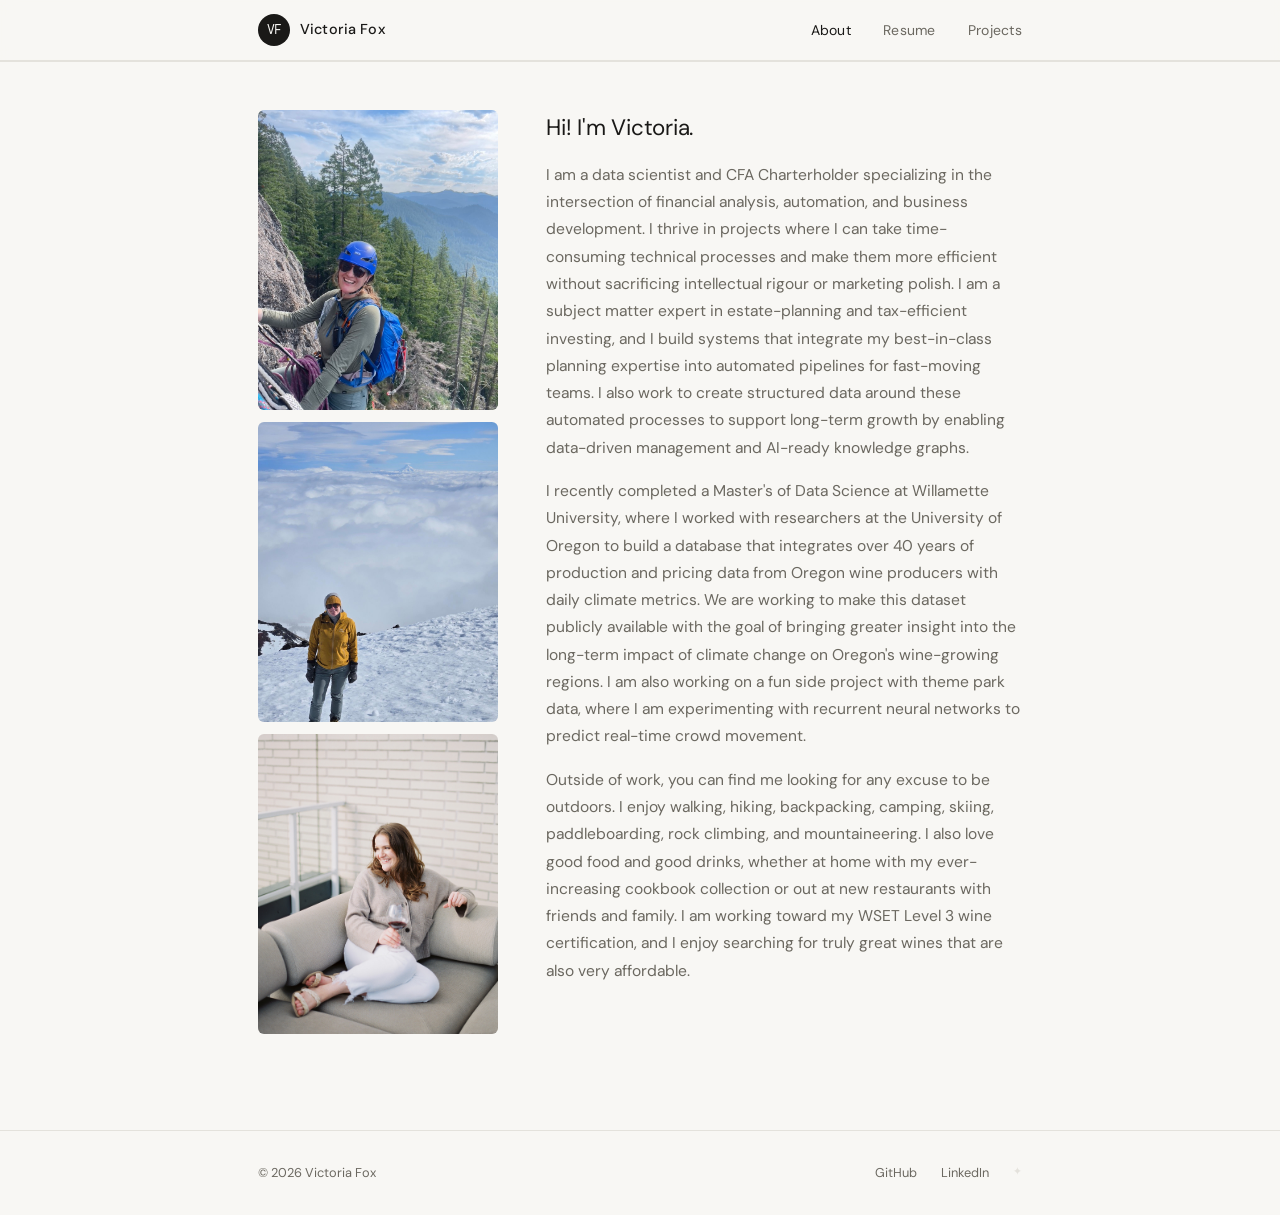
<file: index.html>
<!DOCTYPE html>
<html lang="en">
<head>
  <meta charset="UTF-8" />
  <meta name="viewport" content="width=device-width, initial-scale=1.0" />
  <title>Victoria Fox</title>
  <link rel="stylesheet" href="css/style.css" />
</head>
<body>

  <!-- NAV -->
  <nav>
    <div class="nav-inner">

      <!-- LOGO -->
      <a href="index.html" class="nav-logo">
        <div class="nav-logo-mark">
          <span>VF</span>
        </div>
        <span class="nav-name">Victoria Fox</span>
      </a>

      <ul class="nav-links">
        <li><a href="index.html" class="active">About</a></li>
        <li><a href="pages/resume.html">Resume</a></li>
        <li><a href="pages/projects.html">Projects</a></li>
      </ul>

    </div>
  </nav>

    <!-- ABOUT ME -->
    <section class="about-section" id="about">
      <div class="container about-grid">

        <div class="about-photos">
          <div class="photo-item">
            <img src="images/umpqua.jpeg"/>
          </div>
          <div class="photo-item">
            <img src="images/adams.jpeg"/>
          </div>
          <div class="photo-item">
            <img src="images/wine.jpeg"/>
          </div>
        </div>

        <div class="about-body">
          <h2>Hi! I'm Victoria.</h2>

          <p>
            I am a data scientist and CFA Charterholder specializing in the intersection of financial analysis, automation, and business development. 
            I thrive in projects where I can take time-consuming technical processes and make them more efficient without sacrificing intellectual rigour or marketing polish. 
            I am a subject matter expert in estate-planning and tax-efficient investing, and I build systems that integrate my best-in-class planning expertise into 
            automated pipelines for fast-moving teams. I also work to create structured data around these automated processes to support long-term growth by enabling 
            data-driven management and AI-ready knowledge graphs. 
          </p>

          <p>
            I recently completed a Master's of Data Science at Willamette University, where I worked with researchers at the University of Oregon to build a database 
            that integrates over 40 years of production and pricing data from Oregon wine producers with daily climate metrics. We are working to make this dataset 
            publicly available with the goal of bringing greater insight into the long-term impact of climate change on Oregon's wine-growing regions. I am also 
            working on a fun side project with theme park data, where I am experimenting with recurrent neural networks to predict real-time crowd movement. 
          </p>

          <p>
            Outside of work, you can find me looking for any excuse to be outdoors. I enjoy walking, hiking, backpacking, camping, skiing, paddleboarding, rock climbing, 
            and mountaineering. I also love good food and good drinks, whether at home with my ever-increasing cookbook collection or out at new restaurants with friends 
            and family. I am working toward my WSET Level 3 wine certification, and I enjoy searching for truly great wines that are also very affordable.
          </p>

        </div>

      </div>
    </section>
  </main>

  <!-- FOOTER -->
  <footer>
    <div class="footer-inner">
      <span>© <span id="year"></span> Victoria Fox</span>
      <div class="footer-links">
        <a href="https://github.com/victoria-fox" target="_blank" rel="noopener">GitHub</a>
        <a href="https://linkedin.com/in/vfox" target="_blank" rel="noopener">LinkedIn</a>
        <a href="pages/easter-egg.html" class="easter-egg-link" title="✦">✦</a>
      </div>
    </div>
  </footer>

  <script>
    // Auto-update copyright year
    document.getElementById('year').textContent = new Date().getFullYear();
  </script>

</body>
</html>
</file>
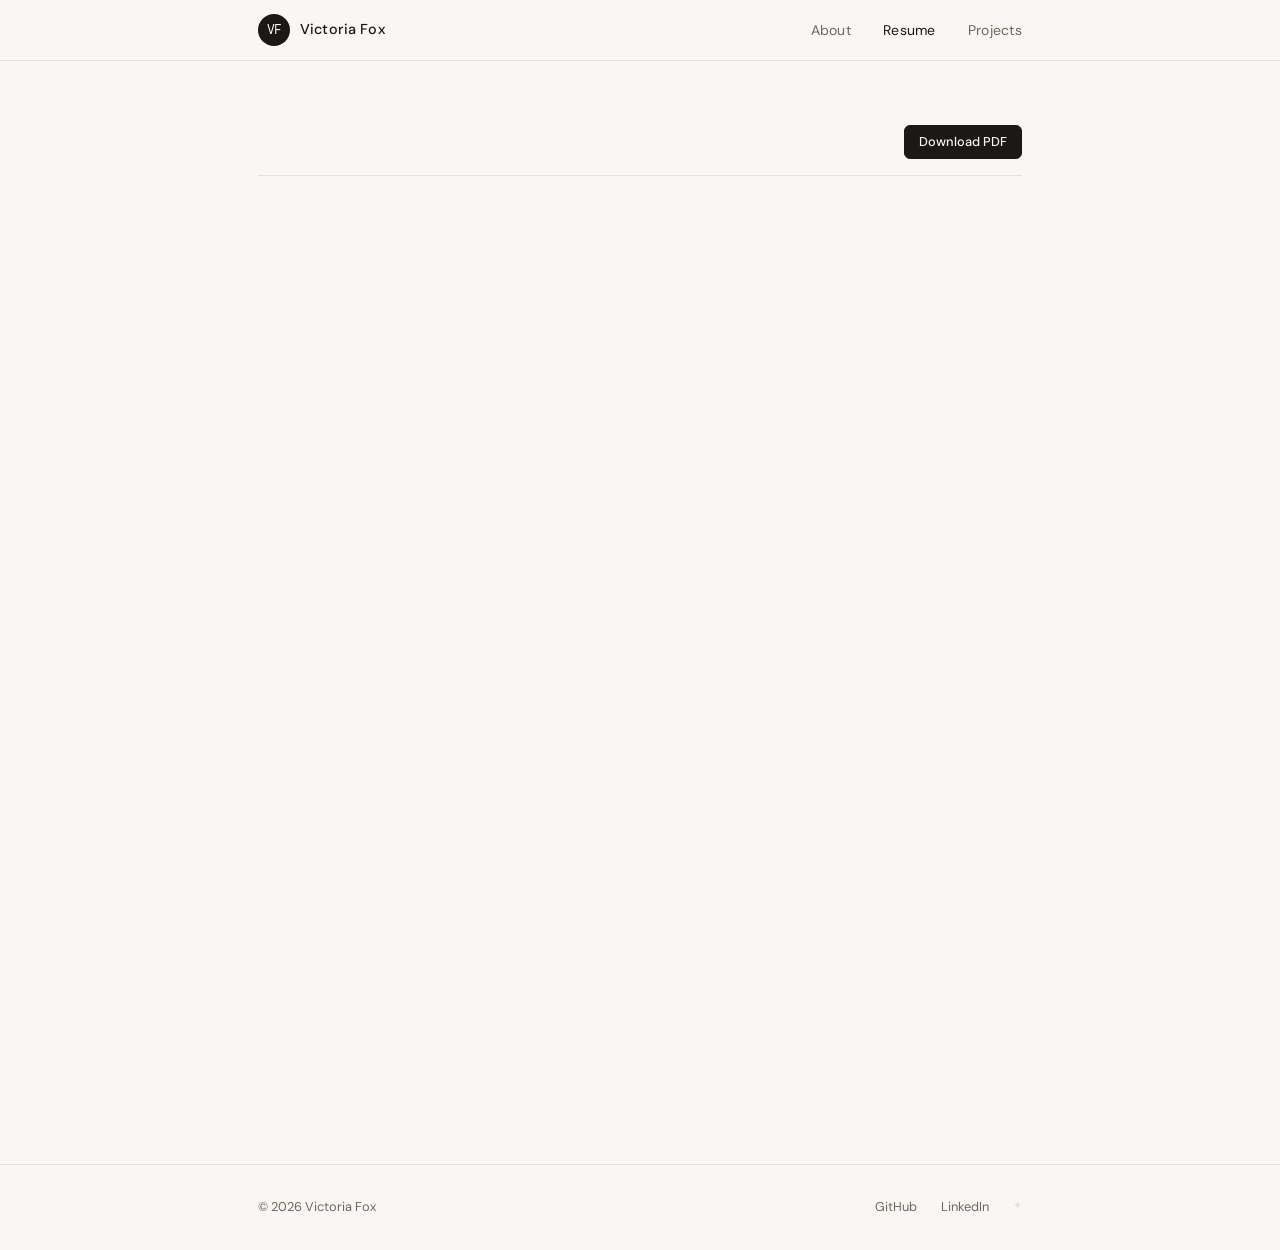
<file: docs/data_governance_plan.html>
<!DOCTYPE html>
<html lang="en">
  <head>
    <meta charset="UTF-8" />
    <meta name="viewport" content="width=device-width, initial-scale=1.0" />
    <title>Victoria Fox</title>
    <link rel="stylesheet" href="../css/style.css" />

    <style>
      body { background: var(--bg); }

      #pdf-container {
        max-width: 860px;
        margin: 0 auto;
        padding: var(--gap);
      }

      .pdf-controls {
        display: flex;
        justify-content: flex-end;
        gap: 1rem;
        padding: 1rem 0;
        border-bottom: 1px solid var(--rule);
        margin-bottom: 2rem;
      }

      .btn {
        font-family: var(--font-sans);
        font-size: 0.8rem;
        font-weight: 500;
        padding: 6px 14px;
        border-radius: var(--radius);
        cursor: pointer;
        border: 1px solid var(--rule);
        background: var(--surface);
        color: var(--ink);
        transition: border-color 0.15s, background 0.15s;
      }

      .btn:hover { border-color: var(--ink); }
      .btn-primary { background: var(--ink); color: var(--bg); border-color: var(--ink); }
      .btn-primary:hover { background: #333; }
    </style>

  </head>
  
  <body>
    <nav>
      <div class="nav-inner">
        <a href="../index.html" class="nav-logo">
          <div class="nav-logo-mark"><span>VF</span></div>
          <span class="nav-name">Victoria Fox</span>
        </a>
        <ul class="nav-links">
          <li><a href="../index.html">About</a></li>
          <li><a href="resume.html" class="active">Resume</a></li>
          <li><a href="projects.html">Projects</a></li>
        </ul>
      </div>
    </nav>
    <main id="pdf-container">
      <div class="pdf-controls">
        <a class="btn btn-primary" href="data_governance_plan.pdf" download>Download PDF</a>
      </div>
      <iframe
        src="https://docs.google.com/viewer?url=https://victoria-fox.github.io/docs/data_governance_plan.pdf&embedded=true"
        width="100%"
        height="900px"
        style="border: none;"
        title="Resume">
        <p>Your browser doesn't support embedded PDFs. <a href="data_governance_plan.pdf" download>Download it here.</a></p>
      </iframe>
    </main>
    <footer>
      <div class="footer-inner">
        <span>© <span id="year"></span> Victoria Fox</span>
        <div class="footer-links">
          <a href="https://github.com/victoria-fox" target="_blank" rel="noopener">GitHub</a>
          <a href="https://linkedin.com/in/vfox" target="_blank" rel="noopener">LinkedIn</a>
          <a href="easter-egg.html" class="easter-egg-link" title="✦">✦</a>
        </div>
      </div>
    </footer>
    <script>
      document.getElementById('year').textContent = new Date().getFullYear();
    </script>
  </body>
</html>
</file>
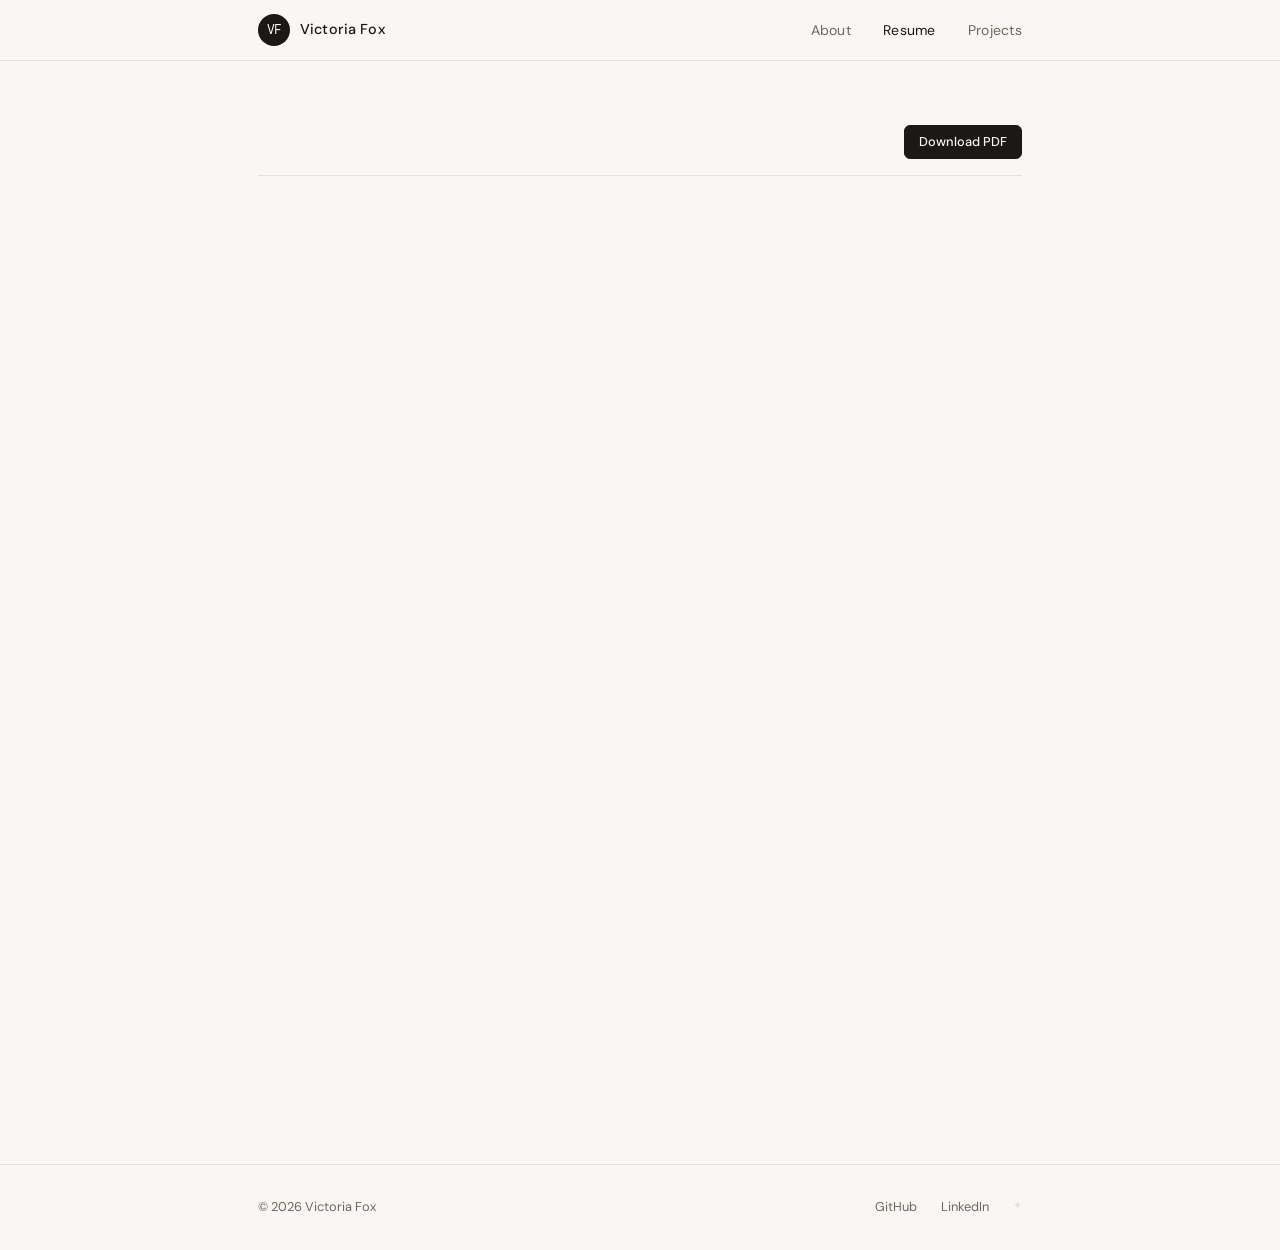
<file: docs/underwriting_analysis.html>
<!DOCTYPE html>
<html lang="en">
  <head>
    <meta charset="UTF-8" />
    <meta name="viewport" content="width=device-width, initial-scale=1.0" />
    <title>Victoria Fox</title>
    <link rel="stylesheet" href="../css/style.css" />

    <style>
      body { background: var(--bg); }

      #pdf-container {
        max-width: 860px;
        margin: 0 auto;
        padding: var(--gap);
      }

      .pdf-controls {
        display: flex;
        justify-content: flex-end;
        gap: 1rem;
        padding: 1rem 0;
        border-bottom: 1px solid var(--rule);
        margin-bottom: 2rem;
      }

      .btn {
        font-family: var(--font-sans);
        font-size: 0.8rem;
        font-weight: 500;
        padding: 6px 14px;
        border-radius: var(--radius);
        cursor: pointer;
        border: 1px solid var(--rule);
        background: var(--surface);
        color: var(--ink);
        transition: border-color 0.15s, background 0.15s;
      }

      .btn:hover { border-color: var(--ink); }
      .btn-primary { background: var(--ink); color: var(--bg); border-color: var(--ink); }
      .btn-primary:hover { background: #333; }
    </style>

  </head>
  
  <body>
    <nav>
      <div class="nav-inner">
        <a href="../index.html" class="nav-logo">
          <div class="nav-logo-mark"><span>VF</span></div>
          <span class="nav-name">Victoria Fox</span>
        </a>
        <ul class="nav-links">
          <li><a href="../index.html">About</a></li>
          <li><a href="resume.html" class="active">Resume</a></li>
          <li><a href="projects.html">Projects</a></li>
        </ul>
      </div>
    </nav>
    <main id="pdf-container">
      <div class="pdf-controls">
        <a class="btn btn-primary" href="underwriting_analysis.pdf" download>Download PDF</a>
      </div>
      <iframe
        src="https://docs.google.com/viewer?url=https://victoria-fox.github.io/docs/underwriting_analysis.pdf&embedded=true"
        width="100%"
        height="900px"
        style="border: none;"
        title="Resume">
        <p>Your browser doesn't support embedded PDFs. <a href="underwriting_analysis.pdf" download>Download it here.</a></p>
      </iframe>
    </main>
    <footer>
      <div class="footer-inner">
        <span>© <span id="year"></span> Victoria Fox</span>
        <div class="footer-links">
          <a href="https://github.com/victoria-fox" target="_blank" rel="noopener">GitHub</a>
          <a href="https://linkedin.com/in/vfox" target="_blank" rel="noopener">LinkedIn</a>
          <a href="easter-egg.html" class="easter-egg-link" title="✦">✦</a>
        </div>
      </div>
    </footer>
    <script>
      document.getElementById('year').textContent = new Date().getFullYear();
    </script>
  </body>
</html>
</file>
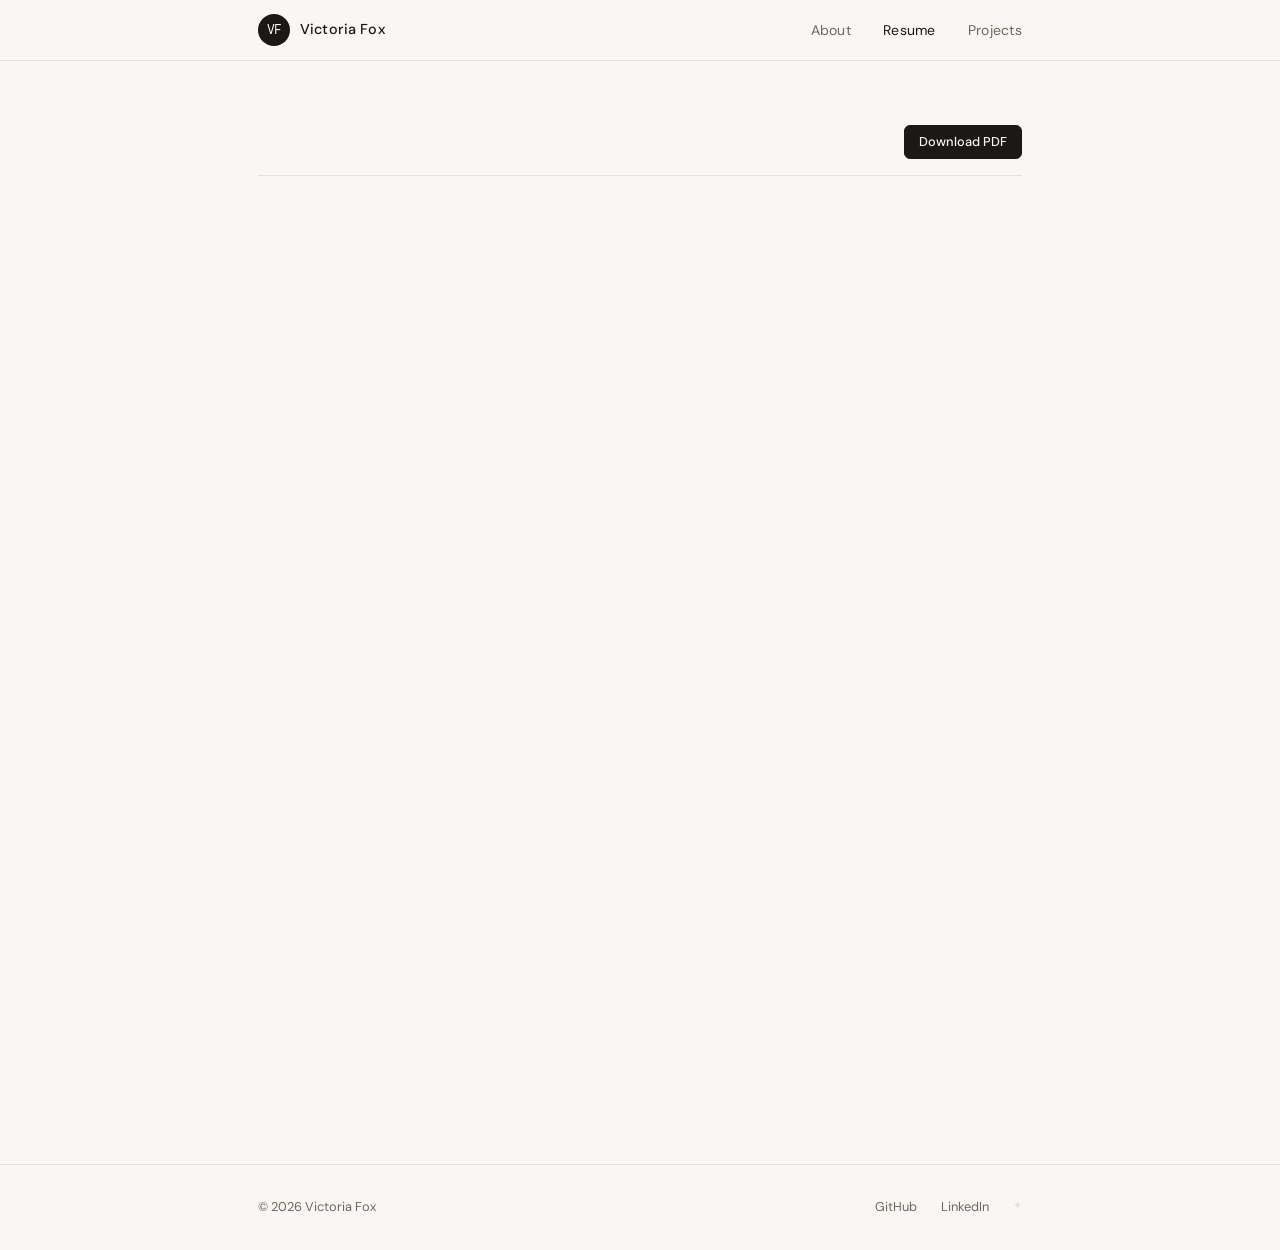
<file: pages/data_governance_plan.html>
<!DOCTYPE html>
<html lang="en">
  <head>
    <meta charset="UTF-8" />
    <meta name="viewport" content="width=device-width, initial-scale=1.0" />
    <title>Victoria Fox</title>
    <link rel="stylesheet" href="../css/style.css" />

    <style>
      body { background: var(--bg); }

      #pdf-container {
        max-width: 860px;
        margin: 0 auto;
        padding: var(--gap);
      }

      .pdf-controls {
        display: flex;
        justify-content: flex-end;
        gap: 1rem;
        padding: 1rem 0;
        border-bottom: 1px solid var(--rule);
        margin-bottom: 2rem;
      }

      .btn {
        font-family: var(--font-sans);
        font-size: 0.8rem;
        font-weight: 500;
        padding: 6px 14px;
        border-radius: var(--radius);
        cursor: pointer;
        border: 1px solid var(--rule);
        background: var(--surface);
        color: var(--ink);
        transition: border-color 0.15s, background 0.15s;
      }

      .btn:hover { border-color: var(--ink); }
      .btn-primary { background: var(--ink); color: var(--bg); border-color: var(--ink); }
      .btn-primary:hover { background: #333; }
    </style>

  </head>
  
  <body>
    <nav>
      <div class="nav-inner">
        <a href="../index.html" class="nav-logo">
          <div class="nav-logo-mark"><span>VF</span></div>
          <span class="nav-name">Victoria Fox</span>
        </a>
        <ul class="nav-links">
          <li><a href="../index.html">About</a></li>
          <li><a href="resume.html" class="active">Resume</a></li>
          <li><a href="projects.html">Projects</a></li>
        </ul>
      </div>
    </nav>
    <main id="pdf-container">
      <div class="pdf-controls">
        <a class="btn btn-primary" href="../docs/data_governance_plan.pdf" download>Download PDF</a>
      </div>
      <iframe
        src="https://docs.google.com/viewer?url=https://victoria-fox.github.io/docs/data_governance_plan.pdf&embedded=true"
        width="100%"
        height="900px"
        style="border: none;"
        title="Resume">
        <p>Your browser doesn't support embedded PDFs. <a href="../docs/data_governance_plan.pdf" download>Download it here.</a></p>
      </iframe>
    </main>
    <footer>
      <div class="footer-inner">
        <span>© <span id="year"></span> Victoria Fox</span>
        <div class="footer-links">
          <a href="https://github.com/victoria-fox" target="_blank" rel="noopener">GitHub</a>
          <a href="https://linkedin.com/in/vfox" target="_blank" rel="noopener">LinkedIn</a>
          <a href="easter-egg.html" class="easter-egg-link" title="✦">✦</a>
        </div>
      </div>
    </footer>
    <script>
      document.getElementById('year').textContent = new Date().getFullYear();
    </script>
  </body>
</html>
</file>
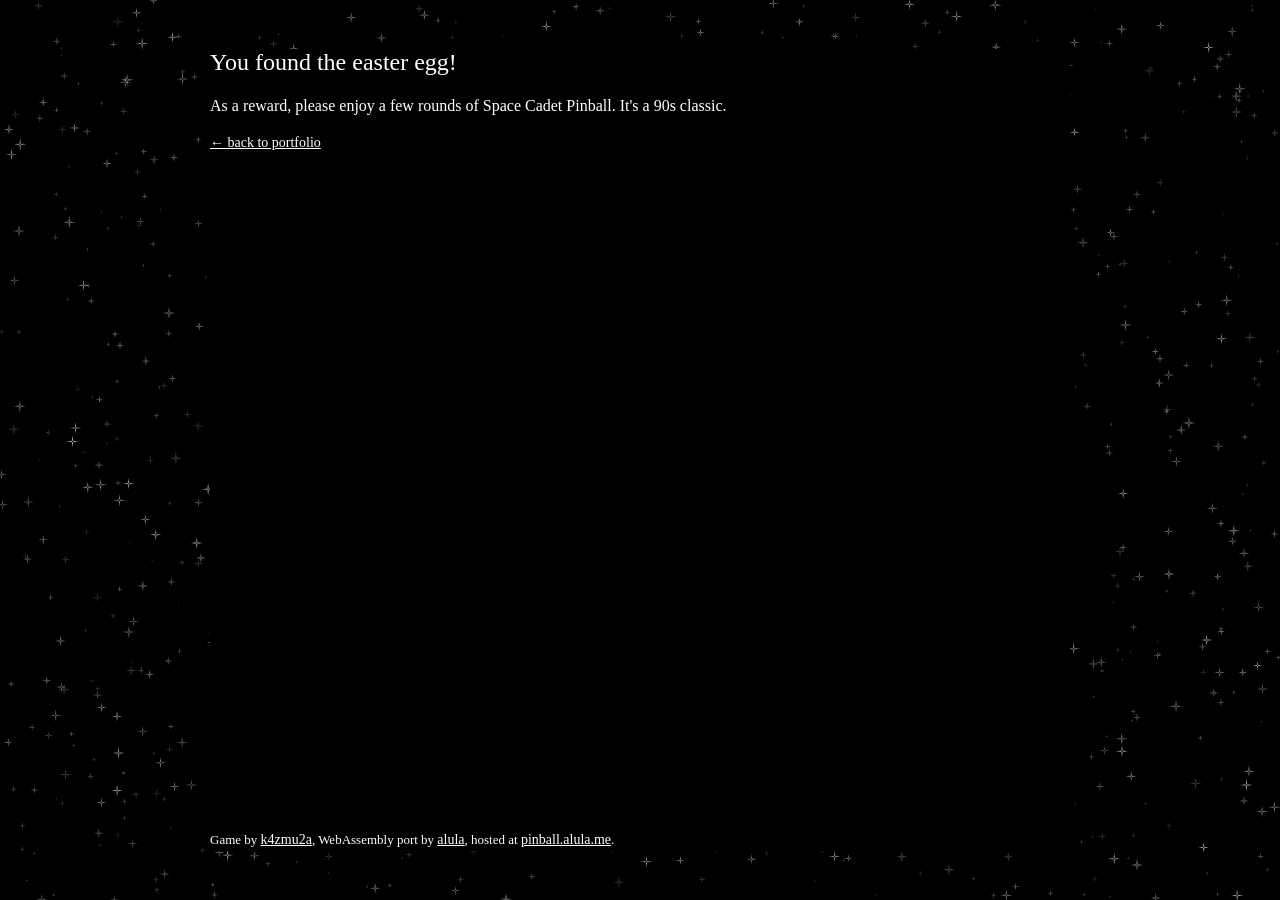
<file: pages/easter-egg.html>
<!DOCTYPE html>
<html lang="en">
<head>
  <meta charset="UTF-8">
  <meta name="viewport" content="width=device-width, initial-scale=1.0">
  <title>easter-egg</title>
  <style>
    *, *::before, *::after { box-sizing: border-box; margin: 0; padding: 0; }

    body {
      min-height: 100vh;
      background-color: #000;
      display: flex;
      flex-direction: column;
      align-items: center;
      justify-content: center;
      padding: 2rem 1rem;
      font-family: Georgia, serif;
      overflow-x: hidden;
    }

    #stars {
      position: fixed;
      top: 0; left: 0;
      width: 100%; height: 100%;
      pointer-events: none;
      z-index: 0;
    }

    .tile {
      background: #000;
      display: flex;
      flex-direction: column;
      width: 100%;
      max-width: 860px;
      z-index: 1;
      padding: 0;
      gap: 1rem;
    }

    h1 { font-size: 1.5rem; font-weight: normal; color: #fff; margin: 0; }
    p { font-size: 1rem; line-height: 1.7; color: #fff; margin: 0; }
    a { font-size: 0.875rem; color: #fff; }

    .game-frame-wrap {
      width: 100%;
      aspect-ratio: 4 / 3;
      background: #000;
    }

    .game-frame-wrap iframe {
      width: 100%;
      height: 100%;
      border: 0;
      display: block;
    }

    .credit {
      font-size: 0.8125rem;
      color: #fff;
    }
    .credit a { color: #fff; }
  </style>
</head>
<body>

  <canvas id="stars"></canvas>

  <div class="tile">
    <h1>You found the easter egg!</h1>
    <p>
      As a reward, please enjoy a few rounds of Space Cadet Pinball. It's a 90s classic. 
    </p>
    <a href="../index.html">← back to portfolio</a>
    <div class="game-frame-wrap">
      <iframe
        src="https://pinball.alula.me/"
        title="3D Pinball for Windows - Space Cadet"
        allow="autoplay"
        loading="lazy"
      ></iframe>
    </div>
    <p class="credit">
      Game by <a href="https://github.com/k4zmu2a/SpaceCadetPinball" target="_blank" rel="noopener">k4zmu2a</a>,
      WebAssembly port by <a href="https://github.com/alula/SpaceCadetPinball" target="_blank" rel="noopener">alula</a>,
      hosted at <a href="https://pinball.alula.me/" target="_blank" rel="noopener">pinball.alula.me</a>.
    </p>
  </div>

  <script>
    const canvas = document.getElementById('stars');
    const ctx = canvas.getContext('2d');

    function resize() {
      canvas.width = window.innerWidth;
      canvas.height = window.innerHeight;
    }
    resize();
    window.addEventListener('resize', () => { resize(); });

    function drawSparkle(x, y, size, opacity) {
      ctx.save();
      ctx.globalAlpha = opacity;
      ctx.fillStyle = '#fff';
      ctx.translate(x, y);

      const long = size;
      const short = size * 0.12;

      ctx.beginPath();

      ctx.moveTo(0, -long);
      ctx.lineTo(short, 0);
      ctx.lineTo(0, long);
      ctx.lineTo(-short, 0);
      ctx.closePath();

      ctx.moveTo(-long, 0);
      ctx.lineTo(0, short);
      ctx.lineTo(long, 0);
      ctx.lineTo(0, -short);
      ctx.closePath();
      ctx.fill();

      ctx.restore();
    }

    const NUM_STARS = 1200;
    const stars = Array.from({ length: NUM_STARS }, () => ({
      x: Math.random() * window.innerWidth,
      y: Math.random() * window.innerHeight,
      size: Math.random() * 5 + 1.5,
      phase: Math.random() * Math.PI * 2,
      speed: Math.random() * 0.005 + 0.003,
      baseOpacity: Math.random() * 0.3 + 0.15,
    }));

    function draw(t) {
      ctx.clearRect(0, 0, canvas.width, canvas.height);
      for (const s of stars) {
        const opacity = s.baseOpacity + (1 - s.baseOpacity) * 0.5 * (0.5 + 0.5 * Math.sin(t * s.speed + s.phase));
        drawSparkle(s.x, s.y, s.size, opacity);
      }
      requestAnimationFrame(draw);
    }

    requestAnimationFrame(draw);
  </script>

</body>
</html>
</file>
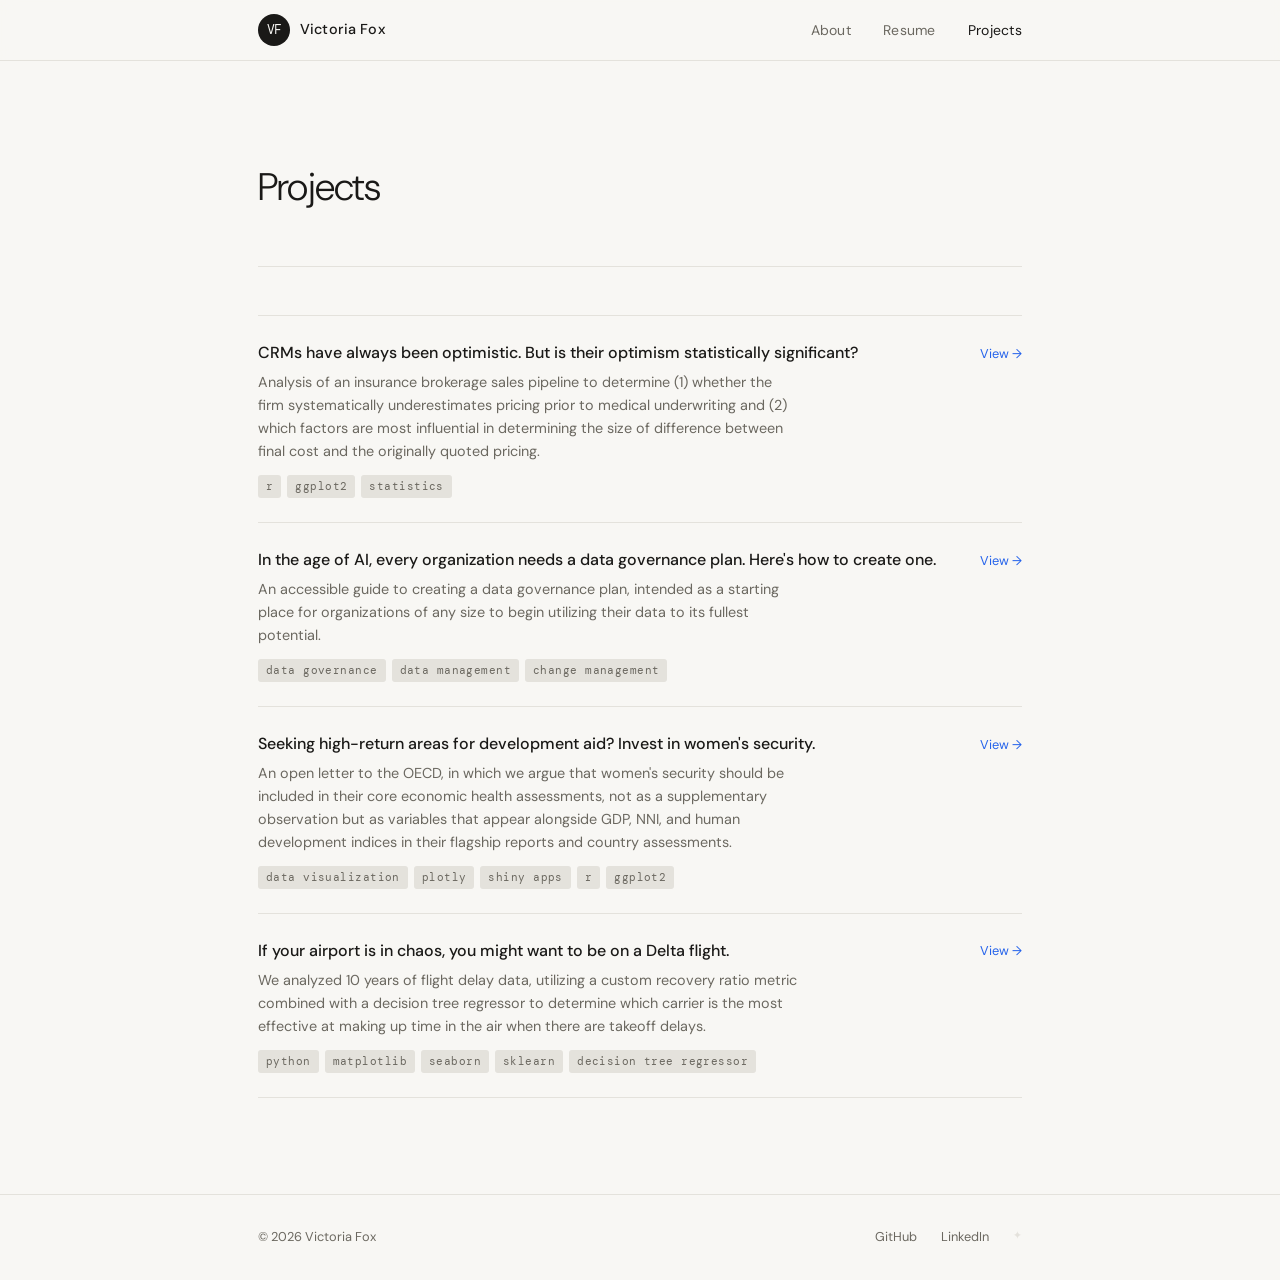
<file: pages/projects.html>
<!DOCTYPE html>
<html lang="en">
<head>
  <meta charset="UTF-8" />
  <meta name="viewport" content="width=device-width, initial-scale=1.0" />
  <title>Projects</title>
  <link rel="stylesheet" href="../css/style.css" />
</head>
<body>

  <nav>
    <div class="nav-inner">
      <a href="../index.html" class="nav-logo">
        <div class="nav-logo-mark"><span>VF</span></div>
        <span class="nav-name">Victoria Fox</span>
      </a>
      <ul class="nav-links">
        <li><a href="../index.html">About</a></li>
        <li><a href="resume.html">Resume</a></li>
        <li><a href="projects.html" class="active">Projects</a></li>
      </ul>
    </div>
  </nav>

  <main>
    <div class="container">

      <header class="page-header">
        <h1>Projects</h1>
      </header>

      <div class="projects-list">

        <article class="project-card">
          <div>
            <h2 class="project-title">CRMs have always been optimistic. But is their optimism statistically significant?</h2>
            <p class="project-desc">
              Analysis of an insurance brokerage sales pipeline to determine (1) whether the firm systematically
              underestimates pricing prior to medical underwriting and (2) which factors are most influential in 
              determining the size of difference between final cost and the originally quoted pricing.
            </p>
            <div class="project-tags">
              <span class="tag">r</span>
              <span class="tag">ggplot2</span>
              <span class="tag">statistics</span>
            </div>
          </div>
          <a href="underwriting_analysis.html" 
             class="project-link" rel="noopener">View →</a>
        </article>

        <article class="project-card">
          <div>
            <h2 class="project-title">In the age of AI, every organization needs a data governance plan. Here's how to create one.</h2>
            <p class="project-desc">
              An accessible guide to creating a data governance plan, intended as a starting place for 
              organizations of any size to begin utilizing their data to its fullest potential.
            </p>
            <div class="project-tags">
              <span class="tag">data governance</span>
              <span class="tag">data management</span>
              <span class="tag">change management</span>
            </div>
          </div>
          <a href="data_governance_plan.html" 
             class="project-link" rel="noopener">View →</a>
        </article>
 
        <article class="project-card">
          <div>
            <h2 class="project-title">Seeking high-return areas for development aid? Invest in women's security.</h2>
            <p class="project-desc">
              An open letter to the OECD, in which we argue that women's security should be included in their core economic
              health assessments, not as a supplementary observation but as variables that appear alongside GDP, NNI, and 
              human development indices in their flagship reports and country assessments.
            </p>
            <div class="project-tags">
              <span class="tag">data visualization</span>
              <span class="tag">plotly</span>
              <span class="tag">shiny apps</span>
              <span class="tag">r</span>
              <span class="tag">ggplot2</span>              
            </div>
          </div>
          <a href="https://victoria-fox.github.io/womanstats_oecd/" 
              class="project-link" rel="noopener">View →</a>
        </article> 

        <article class="project-card">
          <div>
            <h2 class="project-title">If your airport is in chaos, you might want to be on a Delta flight.</h2>
            <p class="project-desc">
              We analyzed 10 years of flight delay data, utilizing a custom recovery ratio metric combined with
              a decision tree regressor to determine which carrier is the most effective at making up
              time in the air when there are takeoff delays.
            </p>
            <div class="project-tags">
              <span class="tag">python</span>
              <span class="tag">matplotlib</span>
              <span class="tag">seaborn</span>
              <span class="tag">sklearn</span>   
              <span class="tag">decision tree regressor</span>                         
            </div>
          </div>
          <a href="flight_analysis.html" 
             class="project-link" rel="noopener">View →</a>
        </article>

      </div>
    </div>
  </main>
  
  <footer>
    <div class="footer-inner">
      <span>© <span id="year"></span> Victoria Fox</span>
      <div class="footer-links">
        <a href="https://github.com/victoria-fox" target="_blank" rel="noopener">GitHub</a>
        <a href="https://linkedin.com/in/vfox" target="_blank" rel="noopener">LinkedIn</a>
        <a href="easter-egg.html" class="easter-egg-link" title="✦">✦</a>
      </div>
    </div>
  </footer>

  <script>document.getElementById('year').textContent = new Date().getFullYear();</script>
</body>
</html>
</file>
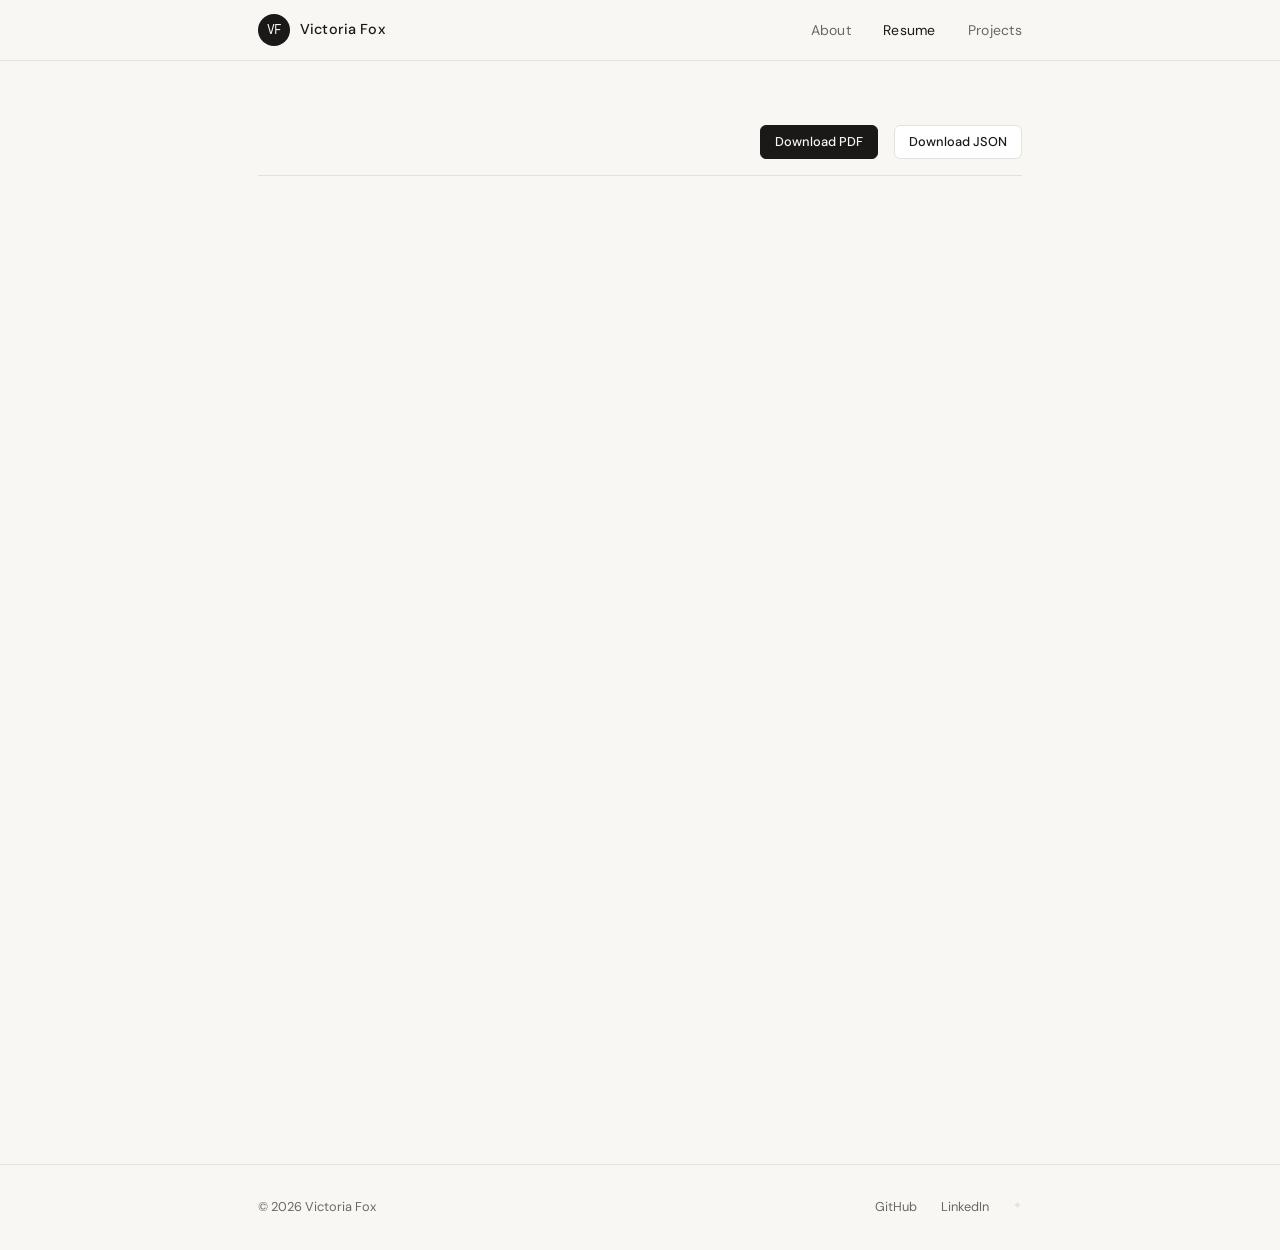
<file: pages/resume.html>
<!DOCTYPE html>
<html lang="en">
  <head>
    <meta charset="UTF-8" />
    <meta name="viewport" content="width=device-width, initial-scale=1.0" />
    <title>Victoria Fox</title>
    <link rel="stylesheet" href="../css/style.css" />

    <style>
      body { background: var(--bg); }

      #resume-container {
        max-width: 860px;
        margin: 0 auto;
        padding: var(--gap);
      }

      .resume-controls {
        display: flex;
        justify-content: flex-end;
        gap: 1rem;
        padding: 1rem 0;
        border-bottom: 1px solid var(--rule);
        margin-bottom: 2rem;
      }

      .btn {
        font-family: var(--font-sans);
        font-size: 0.8rem;
        font-weight: 500;
        padding: 6px 14px;
        border-radius: var(--radius);
        cursor: pointer;
        border: 1px solid var(--rule);
        background: var(--surface);
        color: var(--ink);
        transition: border-color 0.15s, background 0.15s;
      }

      .btn:hover { border-color: var(--ink); }
      .btn-primary { background: var(--ink); color: var(--bg); border-color: var(--ink); }
      .btn-primary:hover { background: #333; }
    </style>

  </head>
  
  <body>
    <nav>
      <div class="nav-inner">
        <a href="../index.html" class="nav-logo">
          <div class="nav-logo-mark"><span>VF</span></div>
          <span class="nav-name">Victoria Fox</span>
        </a>
        <ul class="nav-links">
          <li><a href="../index.html">About</a></li>
          <li><a href="resume.html" class="active">Resume</a></li>
          <li><a href="projects.html">Projects</a></li>
        </ul>
      </div>
    </nav>
    <main id="resume-container">
      <div class="resume-controls">
        <a class="btn btn-primary" href="../docs/resume.pdf" download>Download PDF</a>
        <a class="btn" href="../docs/resume.json" download>Download JSON</a>
      </div>
      <iframe
        src="https://docs.google.com/viewer?url=https://victoria-fox.github.io/docs/resume.pdf&embedded=true"
        width="100%"
        height="900px"
        style="border: none;"
        title="Resume">
        <p>Your browser doesn't support embedded PDFs. <a href="../docs/resume.pdf" download>Download it here.</a></p>
      </iframe>
    </main>
    <footer>
      <div class="footer-inner">
        <span>© <span id="year"></span> Victoria Fox</span>
        <div class="footer-links">
          <a href="https://github.com/victoria-fox" target="_blank" rel="noopener">GitHub</a>
          <a href="https://linkedin.com/in/vfox" target="_blank" rel="noopener">LinkedIn</a>
          <a href="easter-egg.html" class="easter-egg-link" title="✦">✦</a>
        </div>
      </div>
    </footer>
    <script>
      document.getElementById('year').textContent = new Date().getFullYear();
    </script>
  </body>
</html>
</file>
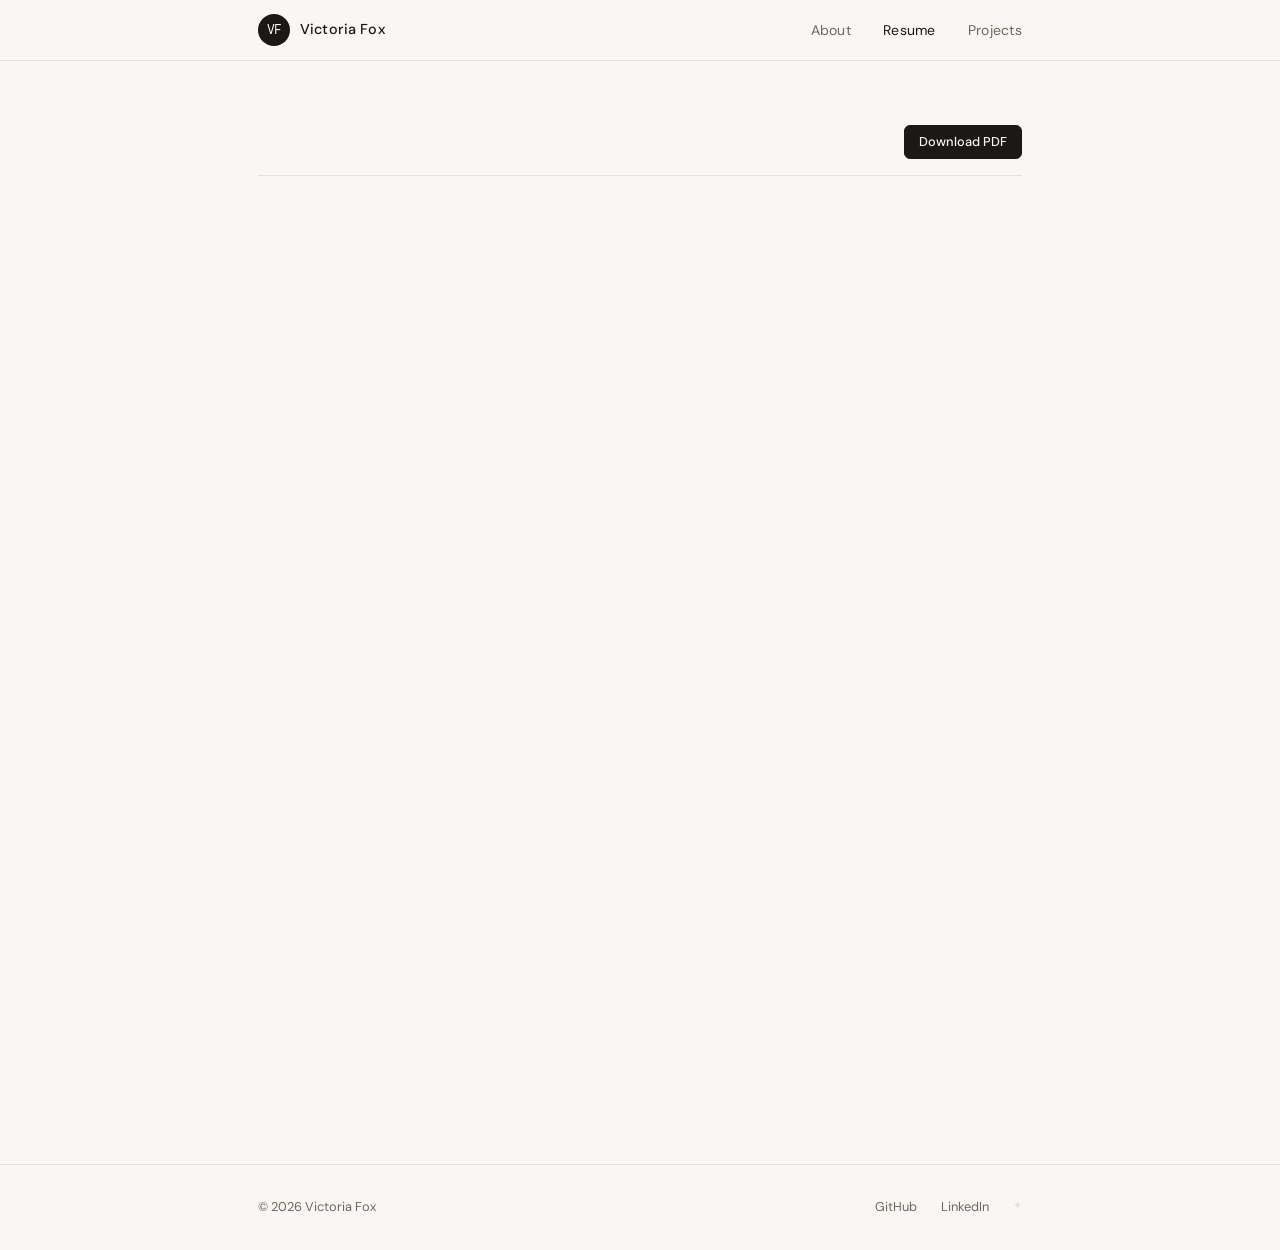
<file: pages/underwriting_analysis.html>
<!DOCTYPE html>
<html lang="en">
  <head>
    <meta charset="UTF-8" />
    <meta name="viewport" content="width=device-width, initial-scale=1.0" />
    <title>Victoria Fox</title>
    <link rel="stylesheet" href="../css/style.css" />

    <style>
      body { background: var(--bg); }

      #pdf-container {
        max-width: 860px;
        margin: 0 auto;
        padding: var(--gap);
      }

      .pdf-controls {
        display: flex;
        justify-content: flex-end;
        gap: 1rem;
        padding: 1rem 0;
        border-bottom: 1px solid var(--rule);
        margin-bottom: 2rem;
      }

      .btn {
        font-family: var(--font-sans);
        font-size: 0.8rem;
        font-weight: 500;
        padding: 6px 14px;
        border-radius: var(--radius);
        cursor: pointer;
        border: 1px solid var(--rule);
        background: var(--surface);
        color: var(--ink);
        transition: border-color 0.15s, background 0.15s;
      }

      .btn:hover { border-color: var(--ink); }
      .btn-primary { background: var(--ink); color: var(--bg); border-color: var(--ink); }
      .btn-primary:hover { background: #333; }
    </style>

  </head>
  
  <body>
    <nav>
      <div class="nav-inner">
        <a href="../index.html" class="nav-logo">
          <div class="nav-logo-mark"><span>VF</span></div>
          <span class="nav-name">Victoria Fox</span>
        </a>
        <ul class="nav-links">
          <li><a href="../index.html">About</a></li>
          <li><a href="resume.html" class="active">Resume</a></li>
          <li><a href="projects.html">Projects</a></li>
        </ul>
      </div>
    </nav>
    <main id="pdf-container">
      <div class="pdf-controls">
        <a class="btn btn-primary" href="../docs/underwriting_analysis.pdf" download>Download PDF</a>
      </div>
      <iframe
        src="https://docs.google.com/viewer?url=https://victoria-fox.github.io/docs/underwriting_analysis.pdf&embedded=true"
        width="100%"
        height="900px"
        style="border: none;"
        title="Resume">
        <p>Your browser doesn't support embedded PDFs. <a href="../docs/underwriting_analysis.pdf" download>Download it here.</a></p>
      </iframe>
    </main>
    <footer>
      <div class="footer-inner">
        <span>© <span id="year"></span> Victoria Fox</span>
        <div class="footer-links">
          <a href="https://github.com/victoria-fox" target="_blank" rel="noopener">GitHub</a>
          <a href="https://linkedin.com/in/vfox" target="_blank" rel="noopener">LinkedIn</a>
          <a href="easter-egg.html" class="easter-egg-link" title="✦">✦</a>
        </div>
      </div>
    </footer>
    <script>
      document.getElementById('year').textContent = new Date().getFullYear();
    </script>
  </body>
</html>
</file>
<file: css/style.css>
/* =============================================
   PORTFOLIO — Clean Minimal / Data Science
   ============================================= */

@import url('https://fonts.googleapis.com/css2?family=DM+Sans:ital,opsz,wght@0,9..40,300;0,9..40,400;0,9..40,500;1,9..40,300&family=DM+Mono:wght@400;500&display=swap');

/* --- Tokens --- */
:root {
  --bg:        #F8F7F4;
  --surface:   #FFFFFF;
  --ink:       #1A1917;
  --ink-soft:  #6B6860;
  --accent:    #2563EB;       /* clear, professional blue */
  --rule:      #E4E2DC;
  --gap:       clamp(1.5rem, 4vw, 3rem);
  --radius:    6px;
  --font-sans: 'DM Sans', system-ui, sans-serif;
  --font-mono: 'DM Mono', 'Courier New', monospace;
}

/* --- Reset --- */
*, *::before, *::after { box-sizing: border-box; margin: 0; padding: 0; }
html { font-size: 16px; scroll-behavior: smooth; }
body {
  font-family: var(--font-sans);
  background: var(--bg);
  color: var(--ink);
  line-height: 1.6;
  min-height: 100vh;
}
img { display: block; max-width: 100%; }
a { color: inherit; text-decoration: none; }

/* --- Layout --- */
.container {
  max-width: 860px;
  margin: 0 auto;
  padding: 0 var(--gap);
}

/* =============================================
   NAV
   ============================================= */
nav {
  position: sticky;
  top: 0;
  z-index: 100;
  background: rgba(248, 247, 244, 0.92);
  backdrop-filter: blur(8px);
  border-bottom: 1px solid var(--rule);
}

.nav-inner {
  max-width: 860px;
  margin: 0 auto;
  padding: 0 var(--gap);
  height: 60px;
  display: flex;
  align-items: center;
  justify-content: space-between;
}

.nav-logo {
  display: flex;
  align-items: center;
  gap: 10px;
}

/* Logo placeholder — replace the SVG or swap for an <img> */
.nav-logo-mark {
  width: 32px;
  height: 32px;
  border-radius: 50%;
  background: var(--ink);
  display: flex;
  align-items: center;
  justify-content: center;
  flex-shrink: 0;
}

.nav-logo-mark span {
  font-family: var(--font-mono);
  font-size: 13px;
  color: var(--bg);
  letter-spacing: -0.5px;
}

.nav-name {
  font-size: 0.9rem;
  font-weight: 500;
  letter-spacing: 0.01em;
}

.nav-links {
  display: flex;
  align-items: center;
  gap: 2rem;
  list-style: none;
}

.nav-links a {
  font-size: 0.875rem;
  font-weight: 400;
  color: var(--ink-soft);
  transition: color 0.15s;
  letter-spacing: 0.02em;
}

.nav-links a:hover,
.nav-links a.active { color: var(--ink); }

/* Easter egg — tiny ✦ glyph tucked at the end of the nav */
.easter-egg-link {
  font-size: 0.7rem;
  color: var(--rule) !important;
  transition: color 0.3s !important;
  cursor: pointer;
  user-select: none;
}
.easter-egg-link:hover { color: var(--accent) !important; }

/* =============================================
   HERO / INTRO
   ============================================= */
.hero {
  padding: calc(var(--gap) * 2.5) 0 calc(var(--gap) * 1.5);
}

.hero-eyebrow {
  font-family: var(--font-mono);
  font-size: 0.78rem;
  color: var(--ink-soft);
  letter-spacing: 0.08em;
  text-transform: uppercase;
  margin-bottom: 1rem;
}

.hero-name {
  font-size: clamp(2.2rem, 6vw, 3.6rem);
  font-weight: 300;
  line-height: 1.1;
  letter-spacing: -0.02em;
  margin-bottom: 1.25rem;
}

.hero-name strong { font-weight: 500; }

.hero-tagline {
  font-size: 1.05rem;
  color: var(--ink-soft);
  max-width: 480px;
  line-height: 1.65;
  margin-bottom: 2rem;
}

.hero-cta {
  display: inline-flex;
  align-items: center;
  gap: 0.5rem;
  font-size: 0.875rem;
  font-weight: 500;
  color: var(--accent);
  border-bottom: 1px solid var(--accent);
  padding-bottom: 2px;
  transition: gap 0.2s;
}
.hero-cta:hover { gap: 0.75rem; }

/* =============================================
   PHOTOS + ABOUT (side by side)
   ============================================= */
.about-section {
  padding: var(--gap) 0 calc(var(--gap) * 2);
  border-top: 1px solid var(--rule);
}

.about-grid {
  display: grid;
  grid-template-columns: 240px 1fr;
  gap: var(--gap);
  align-items: start;
}

/* Left column: stacked photos */
.about-photos {
  display: flex;
  flex-direction: column;
  gap: 12px;
}

.about-photos .photo-item {
  background: var(--rule);
  border-radius: var(--radius);
  overflow: hidden;
  position: relative;
  aspect-ratio: 4 / 5;
}

.about-photos .photo-item img {
  width: 100%;
  height: 100%;
  object-fit: cover;
}

/* Placeholder label shown when no image is set */
.photo-placeholder {
  position: absolute;
  inset: 0;
  display: flex;
  align-items: center;
  justify-content: center;
  font-family: var(--font-mono);
  font-size: 0.7rem;
  color: var(--ink-soft);
  letter-spacing: 0.05em;
}

/* Right column: about text */
.about-body h2 {
  font-size: 1.4rem;
  font-weight: 400;
  letter-spacing: -0.01em;
  margin-bottom: 1rem;
}

.about-body p {
  color: var(--ink-soft);
  font-size: 0.975rem;
  line-height: 1.75;
  margin-bottom: 1rem;
}
.about-body p:last-child { margin-bottom: 0; }

/* =============================================
   FOOTER
   ============================================= */
footer {
  border-top: 1px solid var(--rule);
  padding: 2rem 0;
}

.footer-inner {
  max-width: 860px;
  margin: 0 auto;
  padding: 0 var(--gap);
  display: flex;
  justify-content: space-between;
  align-items: center;
  font-size: 0.8rem;
  color: var(--ink-soft);
}

.footer-links {
  display: flex;
  gap: 1.5rem;
}
.footer-links a:hover { color: var(--ink); }

/* =============================================
   PROJECTS PAGE
   ============================================= */
.page-header {
  padding: calc(var(--gap) * 2) 0 var(--gap);
  border-bottom: 1px solid var(--rule);
}
.page-header h1 {
  font-size: clamp(1.6rem, 4vw, 2.4rem);
  font-weight: 300;
  letter-spacing: -0.02em;
}
.page-header p {
  color: var(--ink-soft);
  margin-top: 0.5rem;
  font-size: 0.95rem;
}

.projects-list {
  padding: var(--gap) 0 calc(var(--gap) * 2);
  display: flex;
  flex-direction: column;
  gap: 0;
}

.project-card {
  display: grid;
  grid-template-columns: 1fr auto;
  gap: 1rem;
  align-items: start;
  padding: 1.5rem 0;
  border-bottom: 1px solid var(--rule);
  transition: background 0.15s;
}

.project-card:first-child { border-top: 1px solid var(--rule); }

.project-title {
  font-size: 1rem;
  font-weight: 500;
  margin-bottom: 0.3rem;
}

.project-desc {
  font-size: 0.9rem;
  color: var(--ink-soft);
  line-height: 1.6;
  max-width: 540px;
}

.project-tags {
  display: flex;
  flex-wrap: wrap;
  gap: 6px;
  margin-top: 0.75rem;
}

.tag {
  font-family: var(--font-mono);
  font-size: 0.68rem;
  letter-spacing: 0.04em;
  color: var(--ink-soft);
  background: var(--rule);
  padding: 3px 8px;
  border-radius: 3px;
}

.project-link {
  font-size: 0.8rem;
  color: var(--accent);
  white-space: nowrap;
  padding-top: 0.2rem;
}
.project-link:hover { text-decoration: underline; }

/* =============================================
   RESPONSIVE
   ============================================= */
@media (max-width: 640px) {
  .about-grid {
    grid-template-columns: 1fr;
  }
  .about-photos {
    flex-direction: row;
  }
  .about-photos .photo-item {
    flex: 1;
    aspect-ratio: 1 / 1;
  }

  .nav-links { gap: 1.25rem; }
  .footer-inner { flex-direction: column; gap: 1rem; text-align: center; }
  .project-card { grid-template-columns: 1fr; }
}
</file>
